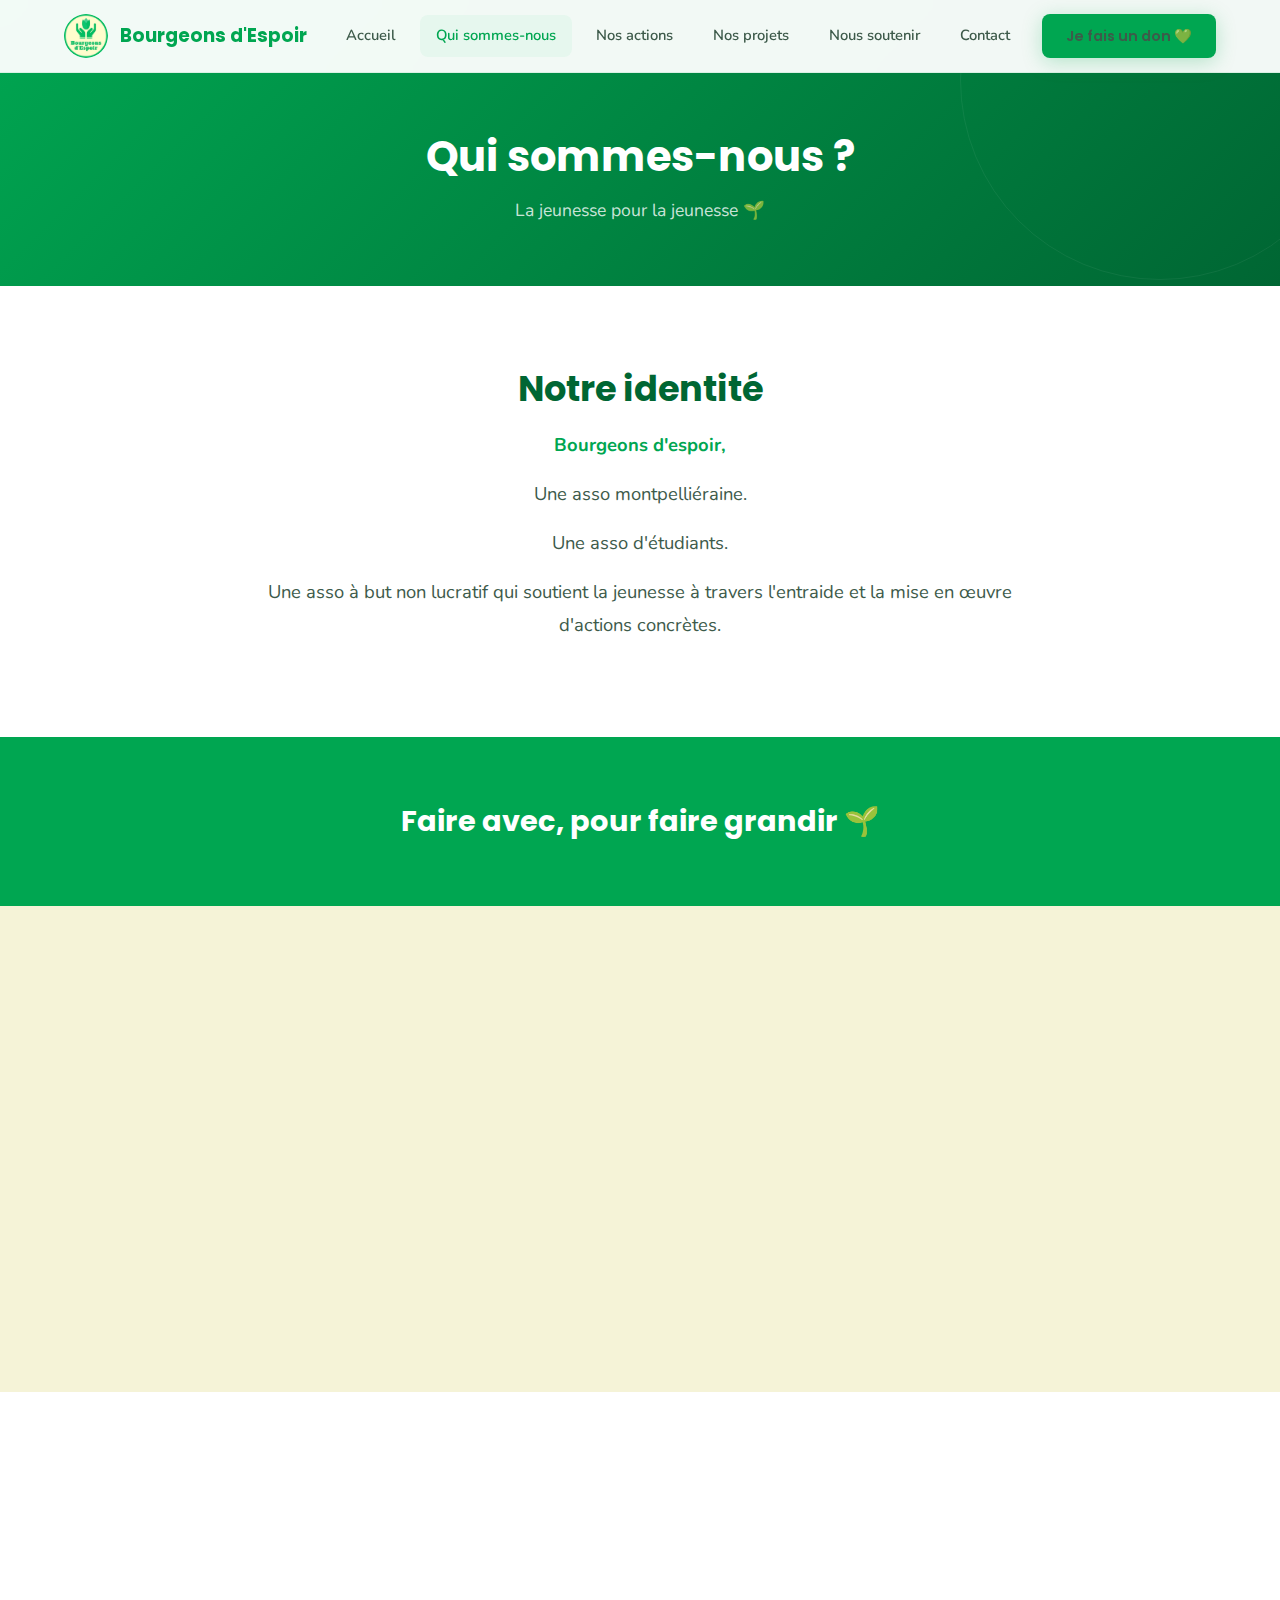
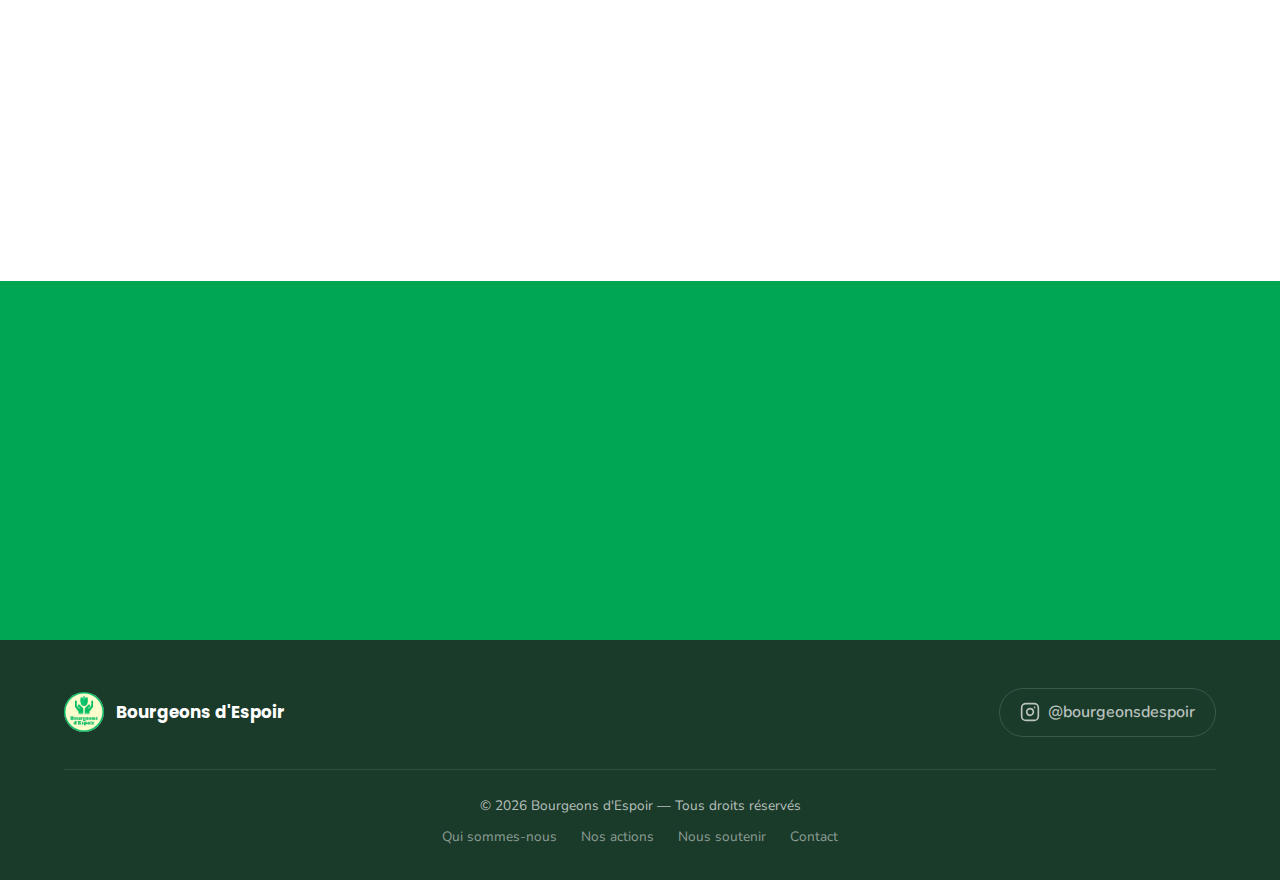
<file: about.html>
<!DOCTYPE html>
<html lang="fr">
<head>
  <meta charset="UTF-8">
  <meta name="viewport" content="width=device-width, initial-scale=1.0">
  <title>Qui sommes-nous — Bourgeons d'Espoir</title>
  <meta name="description" content="Bourgeons d'Espoir : association étudiante à but non lucratif à Montpellier. Solidarité, entraide, actions concrètes.">
  <link rel="stylesheet" href="css/style.css">
  <link rel="icon" href="images/logo.jpg" type="image/jpeg">
</head>
<body>

  <!-- HEADER -->
  <header class="header">
    <div class="container">
      <a href="index.html" class="logo">
        <img src="images/logo.jpg" alt="Logo Bourgeons d'Espoir">
        <span>Bourgeons d'Espoir</span>
      </a>
      <nav class="nav-desktop">
        <a href="index.html">Accueil</a>
        <a href="about.html" class="active">Qui sommes-nous</a>
        <a href="actions.html">Nos actions</a>
        <a href="projects.html">Nos projets</a>
        <a href="support.html">Nous soutenir</a>
        <a href="contact.html">Contact</a>
        <a href="https://www.leetchi.com/fr/c/etudiftar-2026-1492076" target="_blank" rel="noopener" class="btn btn-primary">Je fais un don 💚</a>
      </nav>
      <button class="hamburger" aria-label="Menu">
        <span></span><span></span><span></span>
      </button>
    </div>
  </header>

  <nav class="nav-mobile">
    <a href="index.html">Accueil</a>
    <a href="about.html" class="active">Qui sommes-nous</a>
    <a href="actions.html">Nos actions</a>
    <a href="projects.html">Nos projets</a>
    <a href="support.html">Nous soutenir</a>
    <a href="contact.html">Contact</a>
    <a href="https://www.leetchi.com/fr/c/etudiftar-2026-1492076" target="_blank" rel="noopener" class="btn btn-primary">Je fais un don 💚</a>
  </nav>

  <!-- PAGE HERO -->
  <section class="page-hero">
    <h1>Qui sommes-nous ?</h1>
    <p>La jeunesse pour la jeunesse 🌱</p>
  </section>

  <!-- NOTRE IDENTITÉ -->
  <section class="section">
    <div class="container">
      <h2 class="section-title fade-up">Notre identité</h2>
      <div class="identity-block fade-up">
        <p><span class="highlight">Bourgeons d'espoir,</span></p>
        <p>Une asso montpelliéraine.</p>
        <p>Une asso d'étudiants.</p>
        <p>Une asso à but non lucratif qui soutient la jeunesse à travers l'entraide et la mise en œuvre d'actions concrètes.</p>
      </div>
    </div>
  </section>

  <!-- NOTRE MISSION -->
  <section class="mission-quote fade-up">
    <div class="container">
      Faire avec, pour faire grandir 🌱
    </div>
  </section>

  <!-- DANS QUEL BUT -->
  <section class="section section-beige">
    <div class="container">
      <h2 class="section-title fade-up">Dans quel but ?</h2>
      <div class="cards-grid stagger-children" style="max-width: 800px; margin: 0 auto;">
        <div class="card fade-up">
          <span class="card-icon">🌍</span>
          <h3>Inclusion &amp; développement</h3>
          <p>Favoriser l'inclusion et le bon développement des jeunes</p>
        </div>
        <div class="card fade-up">
          <span class="card-icon">🚀</span>
          <h3>Agir pour l'avenir</h3>
          <p>Permettre aux jeunes d'agir pour construire un avenir plus solidaire</p>
        </div>
      </div>
    </div>
  </section>

  <!-- NOS VALEURS -->
  <section class="section">
    <div class="container">
      <h2 class="section-title fade-up">Nos valeurs</h2>
      <p class="section-subtitle fade-up">Ce qui nous anime au quotidien</p>
      <div class="values-grid stagger-children">
        <div class="value-card fade-up">
          <span class="card-icon">🤝</span>
          <h3>Solidarité</h3>
        </div>
        <div class="value-card fade-up">
          <span class="card-icon">🌱</span>
          <h3>Entraide</h3>
        </div>
        <div class="value-card fade-up">
          <span class="card-icon">💪</span>
          <h3>Action concrète</h3>
        </div>
      </div>
    </div>
  </section>

  <!-- CTA -->
  <section class="section section-green" style="text-align: center;">
    <div class="container">
      <h2 class="section-title fade-up">Envie de nous rejoindre ?</h2>
      <p class="section-subtitle fade-up">Devenez bénévole ou soutenez nos actions</p>
      <div class="fade-up" style="display: flex; flex-wrap: wrap; justify-content: center; gap: 16px;">
        <a href="support.html" class="btn btn-white">Nous soutenir</a>
        <a href="contact.html" class="btn btn-secondary">Nous contacter</a>
      </div>
    </div>
  </section>

  <!-- FOOTER -->
  <footer class="footer">
    <div class="container">
      <div class="footer-content">
        <div class="footer-brand">
          <img src="images/logo.jpg" alt="Logo">
          <span>Bourgeons d'Espoir</span>
        </div>
        <div class="footer-social">
          <a href="https://www.instagram.com/bourgeonsdespoir" target="_blank" rel="noopener">
            <svg viewBox="0 0 24 24" fill="none" stroke="currentColor" stroke-width="2" stroke-linecap="round" stroke-linejoin="round"><rect x="2" y="2" width="20" height="20" rx="5" ry="5"/><path d="M16 11.37A4 4 0 1 1 12.63 8 4 4 0 0 1 16 11.37z"/><line x1="17.5" y1="6.5" x2="17.51" y2="6.5"/></svg>
            @bourgeonsdespoir
          </a>
        </div>
      </div>
      <div class="footer-bottom">
        <p>© 2026 Bourgeons d'Espoir — Tous droits réservés</p>
        <div class="footer-links">
          <a href="about.html">Qui sommes-nous</a>
          <a href="actions.html">Nos actions</a>
          <a href="support.html">Nous soutenir</a>
          <a href="contact.html">Contact</a>
        </div>
      </div>
    </div>
  </footer>

  <script src="js/script.js"></script>
</body>
</html>
</file>
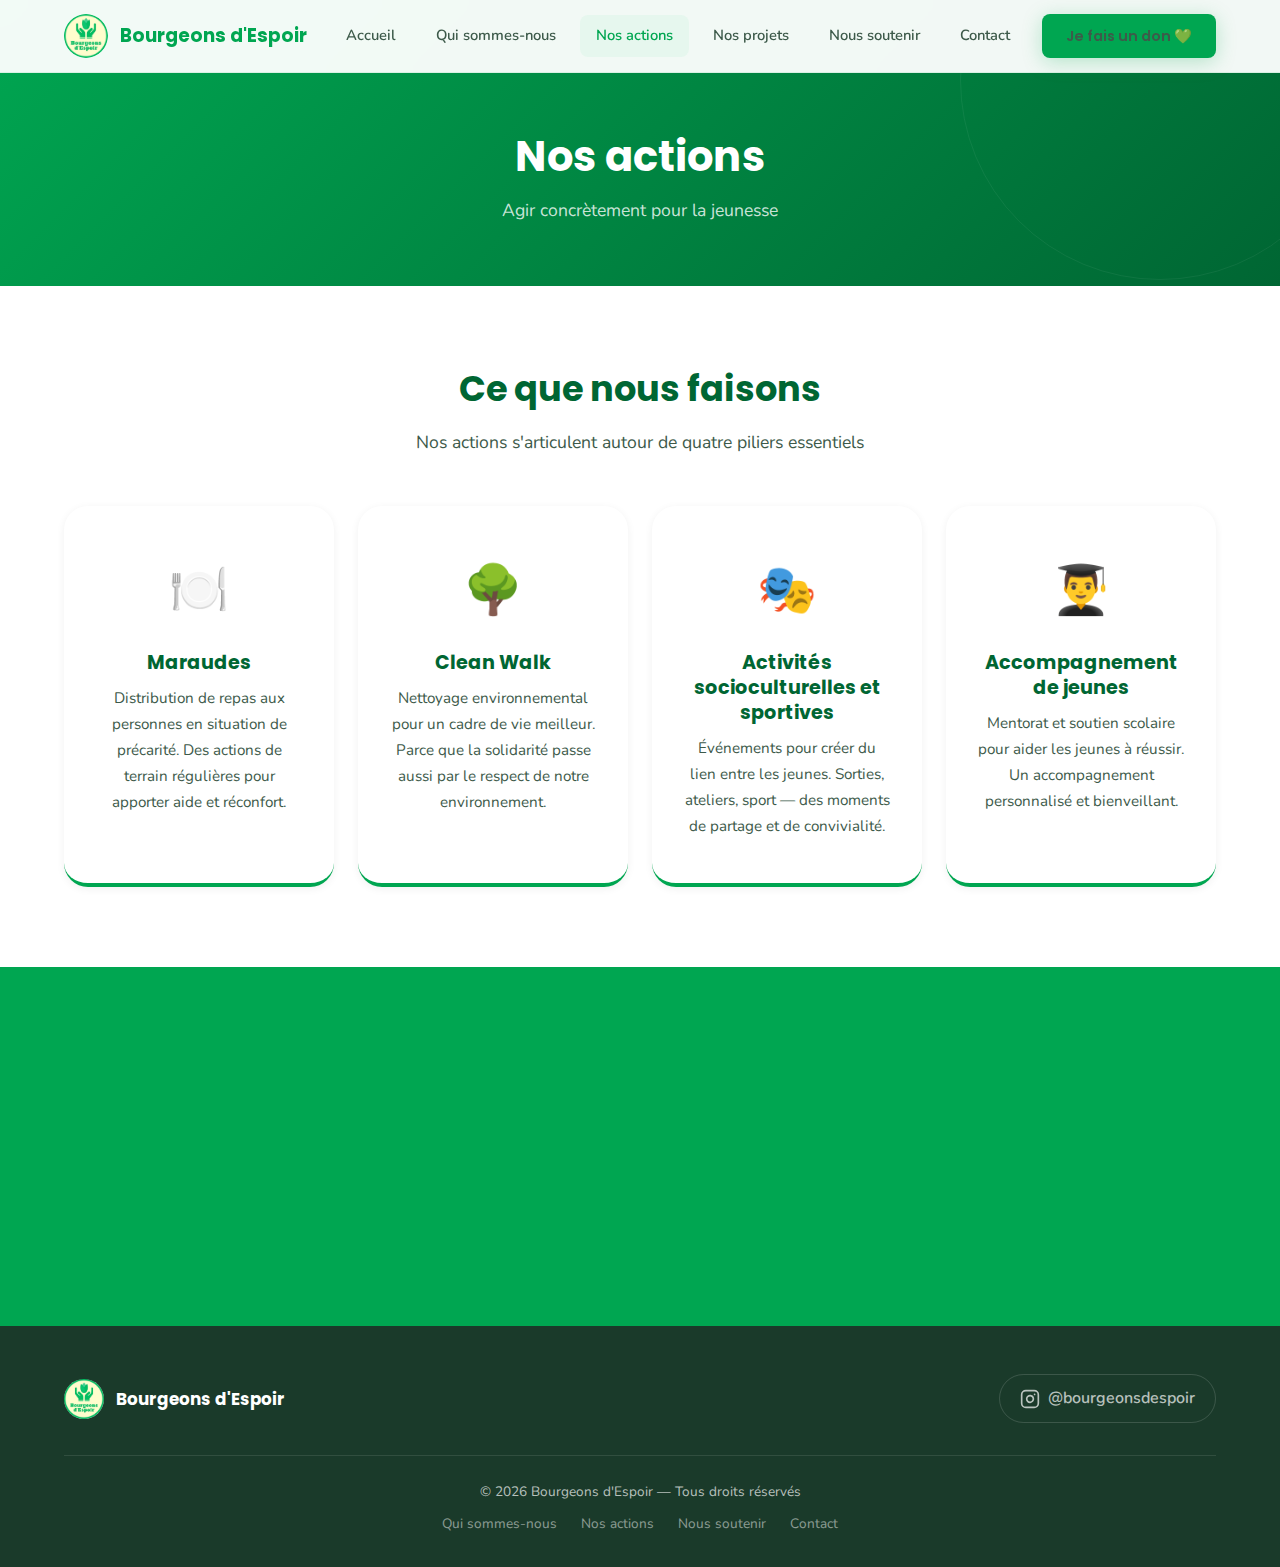
<file: actions.html>
<!DOCTYPE html>
<html lang="fr">
<head>
  <meta charset="UTF-8">
  <meta name="viewport" content="width=device-width, initial-scale=1.0">
  <title>Nos actions — Bourgeons d'Espoir</title>
  <meta name="description" content="Découvrez les actions de Bourgeons d'Espoir : maraudes, clean walk, activités socioculturelles et accompagnement de jeunes.">
  <link rel="stylesheet" href="css/style.css">
  <link rel="icon" href="images/logo.jpg" type="image/jpeg">
</head>
<body>

  <!-- HEADER -->
  <header class="header">
    <div class="container">
      <a href="index.html" class="logo">
        <img src="images/logo.jpg" alt="Logo Bourgeons d'Espoir">
        <span>Bourgeons d'Espoir</span>
      </a>
      <nav class="nav-desktop">
        <a href="index.html">Accueil</a>
        <a href="about.html">Qui sommes-nous</a>
        <a href="actions.html" class="active">Nos actions</a>
        <a href="projects.html">Nos projets</a>
        <a href="support.html">Nous soutenir</a>
        <a href="contact.html">Contact</a>
        <a href="https://www.leetchi.com/fr/c/etudiftar-2026-1492076" target="_blank" rel="noopener" class="btn btn-primary">Je fais un don 💚</a>
      </nav>
      <button class="hamburger" aria-label="Menu">
        <span></span><span></span><span></span>
      </button>
    </div>
  </header>

  <nav class="nav-mobile">
    <a href="index.html">Accueil</a>
    <a href="about.html">Qui sommes-nous</a>
    <a href="actions.html" class="active">Nos actions</a>
    <a href="projects.html">Nos projets</a>
    <a href="support.html">Nous soutenir</a>
    <a href="contact.html">Contact</a>
    <a href="https://www.leetchi.com/fr/c/etudiftar-2026-1492076" target="_blank" rel="noopener" class="btn btn-primary">Je fais un don 💚</a>
  </nav>

  <!-- PAGE HERO -->
  <section class="page-hero">
    <h1>Nos actions</h1>
    <p>Agir concrètement pour la jeunesse</p>
  </section>

  <!-- ACTIONS -->
  <section class="section">
    <div class="container">
      <h2 class="section-title fade-up">Ce que nous faisons</h2>
      <p class="section-subtitle fade-up">Nos actions s'articulent autour de quatre piliers essentiels</p>
      <div class="actions-grid stagger-children">
        <div class="action-card fade-up">
          <span class="card-icon">🍽️</span>
          <h3>Maraudes</h3>
          <p>Distribution de repas aux personnes en situation de précarité. Des actions de terrain régulières pour apporter aide et réconfort.</p>
        </div>
        <div class="action-card fade-up">
          <span class="card-icon">🌳</span>
          <h3>Clean Walk</h3>
          <p>Nettoyage environnemental pour un cadre de vie meilleur. Parce que la solidarité passe aussi par le respect de notre environnement.</p>
        </div>
        <div class="action-card fade-up">
          <span class="card-icon">🎭</span>
          <h3>Activités socioculturelles et sportives</h3>
          <p>Événements pour créer du lien entre les jeunes. Sorties, ateliers, sport — des moments de partage et de convivialité.</p>
        </div>
        <div class="action-card fade-up">
          <span class="card-icon">👨‍🎓</span>
          <h3>Accompagnement de jeunes</h3>
          <p>Mentorat et soutien scolaire pour aider les jeunes à réussir. Un accompagnement personnalisé et bienveillant.</p>
        </div>
      </div>
    </div>
  </section>

  <!-- CTA -->
  <section class="section section-green" style="text-align: center;">
    <div class="container">
      <h2 class="section-title fade-up">Rejoignez-nous sur le terrain !</h2>
      <p class="section-subtitle fade-up">Participez à nos prochaines actions en tant que bénévole</p>
      <div class="fade-up" style="display: flex; flex-wrap: wrap; justify-content: center; gap: 16px;">
        <a href="contact.html" class="btn btn-white">Devenir bénévole</a>
        <a href="https://www.instagram.com/bourgeonsdespoir" target="_blank" rel="noopener" class="btn btn-secondary">Suivez-nous sur Instagram</a>
      </div>
    </div>
  </section>

  <!-- FOOTER -->
  <footer class="footer">
    <div class="container">
      <div class="footer-content">
        <div class="footer-brand">
          <img src="images/logo.jpg" alt="Logo">
          <span>Bourgeons d'Espoir</span>
        </div>
        <div class="footer-social">
          <a href="https://www.instagram.com/bourgeonsdespoir" target="_blank" rel="noopener">
            <svg viewBox="0 0 24 24" fill="none" stroke="currentColor" stroke-width="2" stroke-linecap="round" stroke-linejoin="round"><rect x="2" y="2" width="20" height="20" rx="5" ry="5"/><path d="M16 11.37A4 4 0 1 1 12.63 8 4 4 0 0 1 16 11.37z"/><line x1="17.5" y1="6.5" x2="17.51" y2="6.5"/></svg>
            @bourgeonsdespoir
          </a>
        </div>
      </div>
      <div class="footer-bottom">
        <p>© 2026 Bourgeons d'Espoir — Tous droits réservés</p>
        <div class="footer-links">
          <a href="about.html">Qui sommes-nous</a>
          <a href="actions.html">Nos actions</a>
          <a href="support.html">Nous soutenir</a>
          <a href="contact.html">Contact</a>
        </div>
      </div>
    </div>
  </footer>

  <script src="js/script.js"></script>
</body>
</html>
</file>
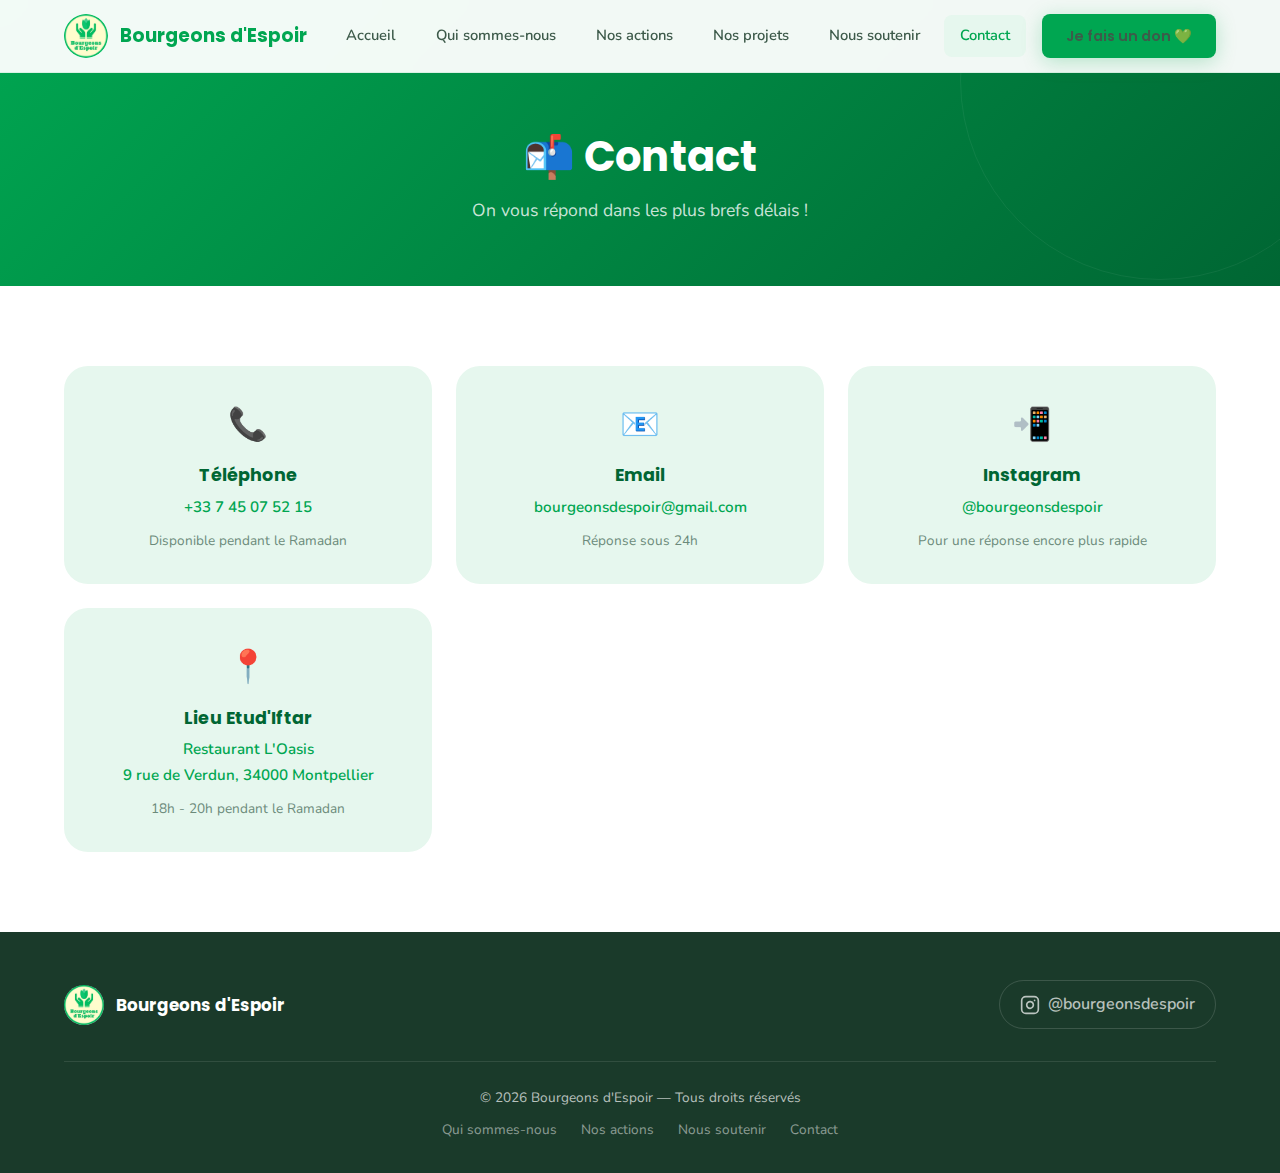
<file: contact.html>
<!DOCTYPE html>
<html lang="fr">
<head>
  <meta charset="UTF-8">
  <meta name="viewport" content="width=device-width, initial-scale=1.0">
  <title>Contact — Bourgeons d'Espoir</title>
  <meta name="description" content="Contactez Bourgeons d'Espoir. Association étudiante à Montpellier.">
  <link rel="stylesheet" href="css/style.css">
  <link rel="icon" href="images/logo.jpg" type="image/jpeg">
</head>
<body>

  <header class="header">
    <div class="container">
      <a href="index.html" class="logo">
        <img src="images/logo.jpg" alt="Logo Bourgeons d'Espoir">
        <span>Bourgeons d'Espoir</span>
      </a>
      <nav class="nav-desktop">
        <a href="index.html">Accueil</a>
        <a href="about.html">Qui sommes-nous</a>
        <a href="actions.html">Nos actions</a>
        <a href="projects.html">Nos projets</a>
        <a href="support.html">Nous soutenir</a>
        <a href="contact.html" class="active">Contact</a>
        <a href="https://www.leetchi.com/fr/c/etudiftar-2026-1492076" target="_blank" rel="noopener" class="btn btn-primary">Je fais un don 💚</a>
      </nav>
      <button class="hamburger" aria-label="Menu">
        <span></span><span></span><span></span>
      </button>
    </div>
  </header>

  <nav class="nav-mobile">
    <a href="index.html">Accueil</a>
    <a href="about.html">Qui sommes-nous</a>
    <a href="actions.html">Nos actions</a>
    <a href="projects.html">Nos projets</a>
    <a href="support.html">Nous soutenir</a>
    <a href="contact.html" class="active">Contact</a>
    <a href="https://www.leetchi.com/fr/c/etudiftar-2026-1492076" target="_blank" rel="noopener" class="btn btn-primary">Je fais un don 💚</a>
  </nav>

  <section class="page-hero">
    <h1>📬 Contact</h1>
    <p>On vous répond dans les plus brefs délais !</p>
  </section>

  <section class="section">
    <div class="container">
      <div class="cards-grid stagger-children">
        <div class="contact-info-card contact-info-card-big fade-up">
          <span class="card-icon">📞</span>
          <h3>Téléphone</h3>
          <p><a href="tel:+33745075215">+33 7 45 07 52 15</a></p>
          <p style="font-size:0.85rem; color: var(--text-light); margin-top:8px;">Disponible pendant le Ramadan</p>
        </div>

        <div class="contact-info-card contact-info-card-big fade-up">
          <span class="card-icon">📧</span>
          <h3>Email</h3>
          <p><a href="mailto:bourgeonsdespoir@gmail.com">bourgeonsdespoir@gmail.com</a></p>
          <p style="font-size:0.85rem; color: var(--text-light); margin-top:8px;">Réponse sous 24h</p>
        </div>

        <div class="contact-info-card contact-info-card-big fade-up">
          <span class="card-icon">📲</span>
          <h3>Instagram</h3>
          <p><a href="https://www.instagram.com/bourgeonsdespoir" target="_blank" rel="noopener">@bourgeonsdespoir</a></p>
          <p style="font-size:0.85rem; color: var(--text-light); margin-top:8px;">Pour une réponse encore plus rapide</p>
        </div>

        <div class="contact-info-card contact-info-card-big fade-up">
          <span class="card-icon">📍</span>
          <h3>Lieu Etud'Iftar</h3>
          <p>
            <a href="https://maps.google.com/?q=Restaurant+L+Oasis+9+rue+de+Verdun+34000+Montpellier" target="_blank" rel="noopener">
              Restaurant L'Oasis<br>9 rue de Verdun, 34000 Montpellier
            </a>
          </p>
          <p style="font-size:0.85rem; color: var(--text-light); margin-top:8px;">18h - 20h pendant le Ramadan</p>
        </div>

      </div>
    </div>
  </section>

  <!-- FOOTER -->
  <footer class="footer">
    <div class="container">
      <div class="footer-content">
        <div class="footer-brand">
          <img src="images/logo.jpg" alt="Logo">
          <span>Bourgeons d'Espoir</span>
        </div>
        <div class="footer-social">
          <a href="https://www.instagram.com/bourgeonsdespoir" target="_blank" rel="noopener">
            <svg viewBox="0 0 24 24" fill="none" stroke="currentColor" stroke-width="2" stroke-linecap="round" stroke-linejoin="round"><rect x="2" y="2" width="20" height="20" rx="5" ry="5"/><path d="M16 11.37A4 4 0 1 1 12.63 8 4 4 0 0 1 16 11.37z"/><line x1="17.5" y1="6.5" x2="17.51" y2="6.5"/></svg>
            @bourgeonsdespoir
          </a>
        </div>
      </div>
      <div class="footer-bottom">
        <p>© 2026 Bourgeons d'Espoir — Tous droits réservés</p>
        <div class="footer-links">
          <a href="about.html">Qui sommes-nous</a>
          <a href="actions.html">Nos actions</a>
          <a href="support.html">Nous soutenir</a>
          <a href="contact.html">Contact</a>
        </div>
      </div>
    </div>
  </footer>

  <script src="js/script.js"></script>
</body>
</html>
</file>
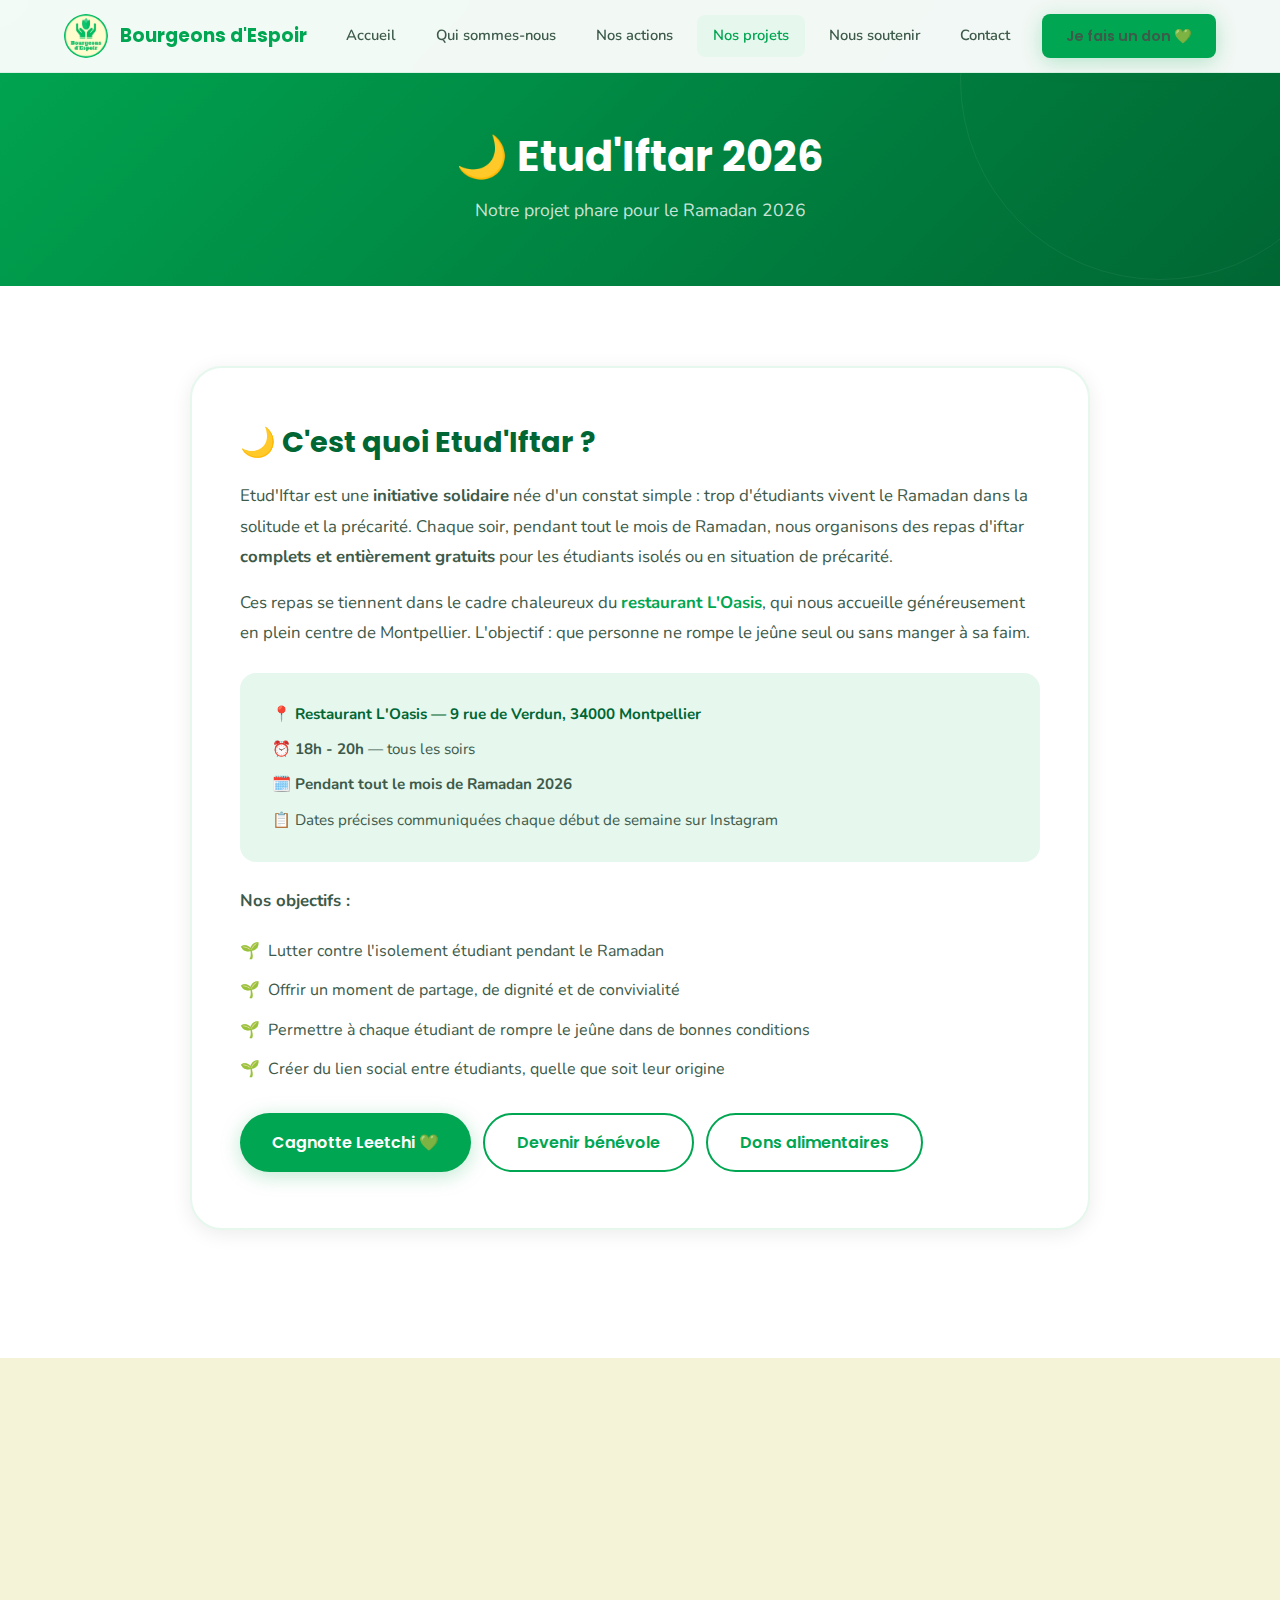
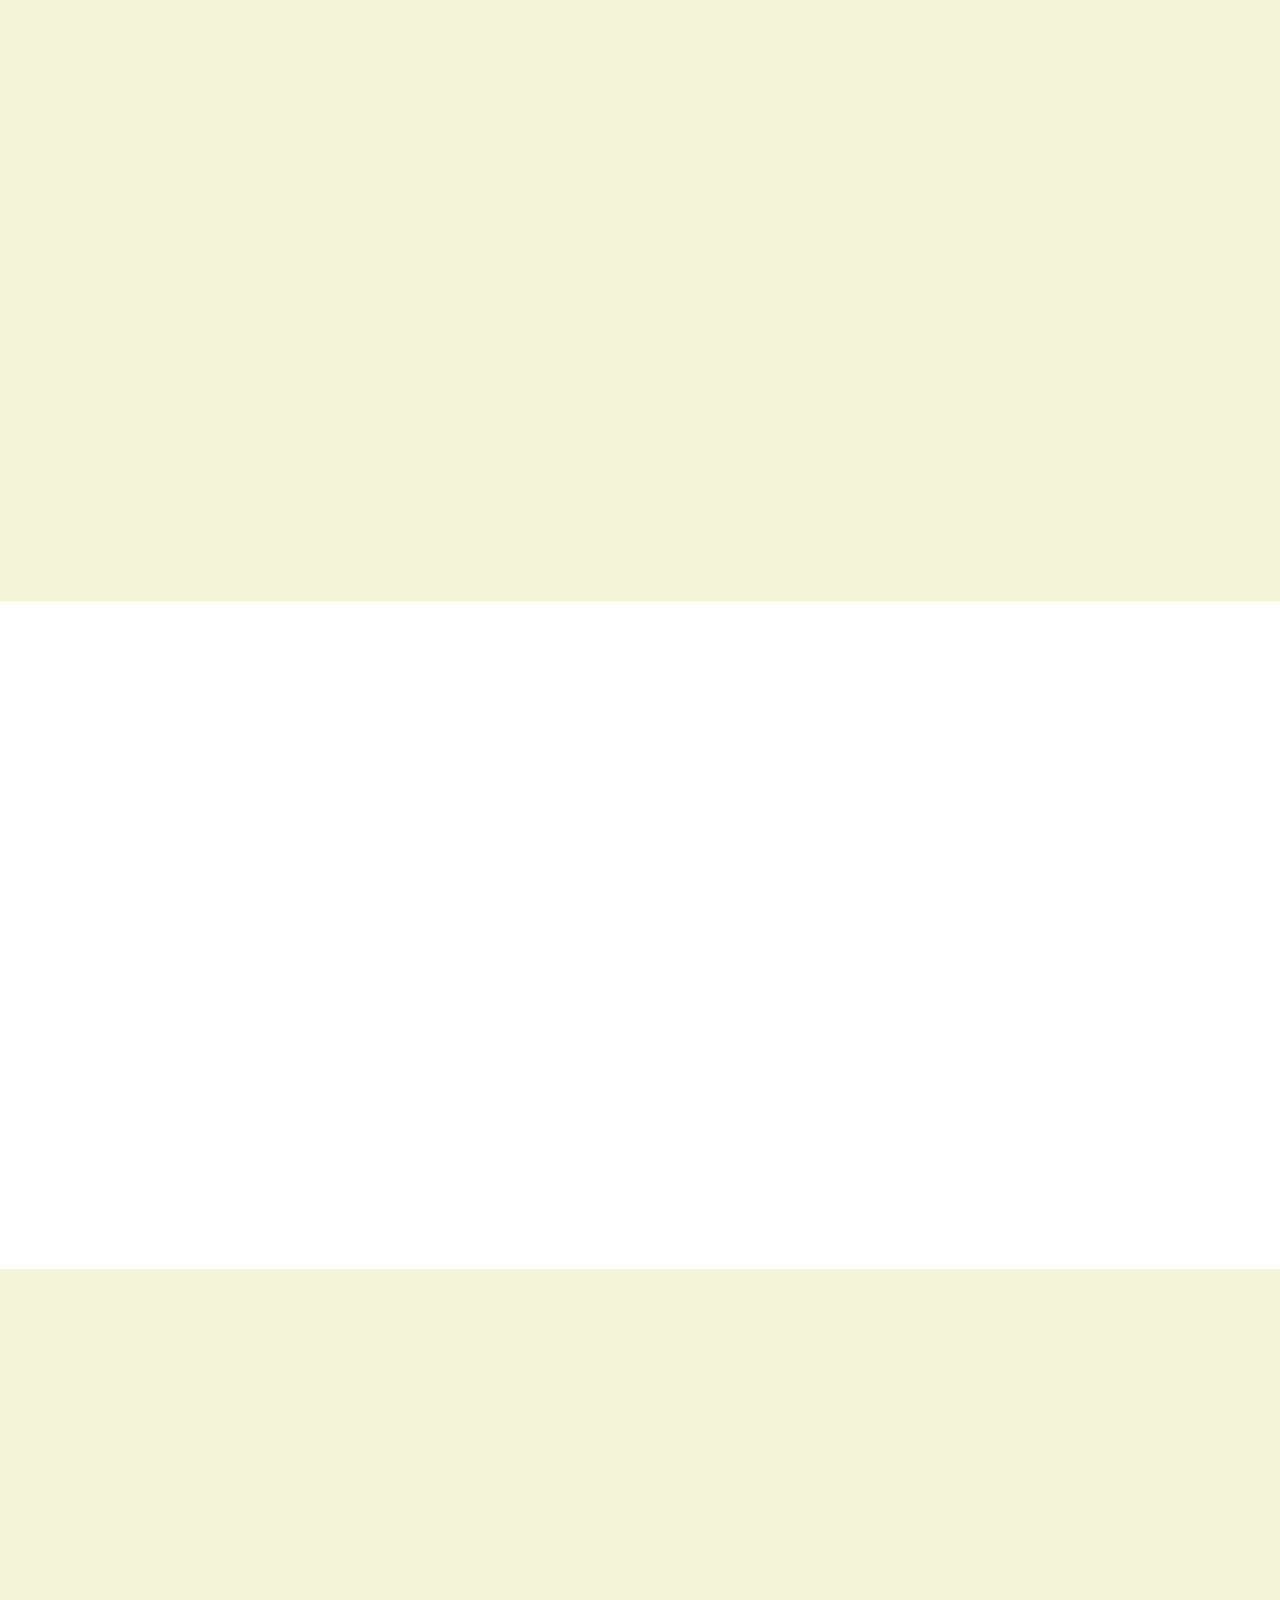
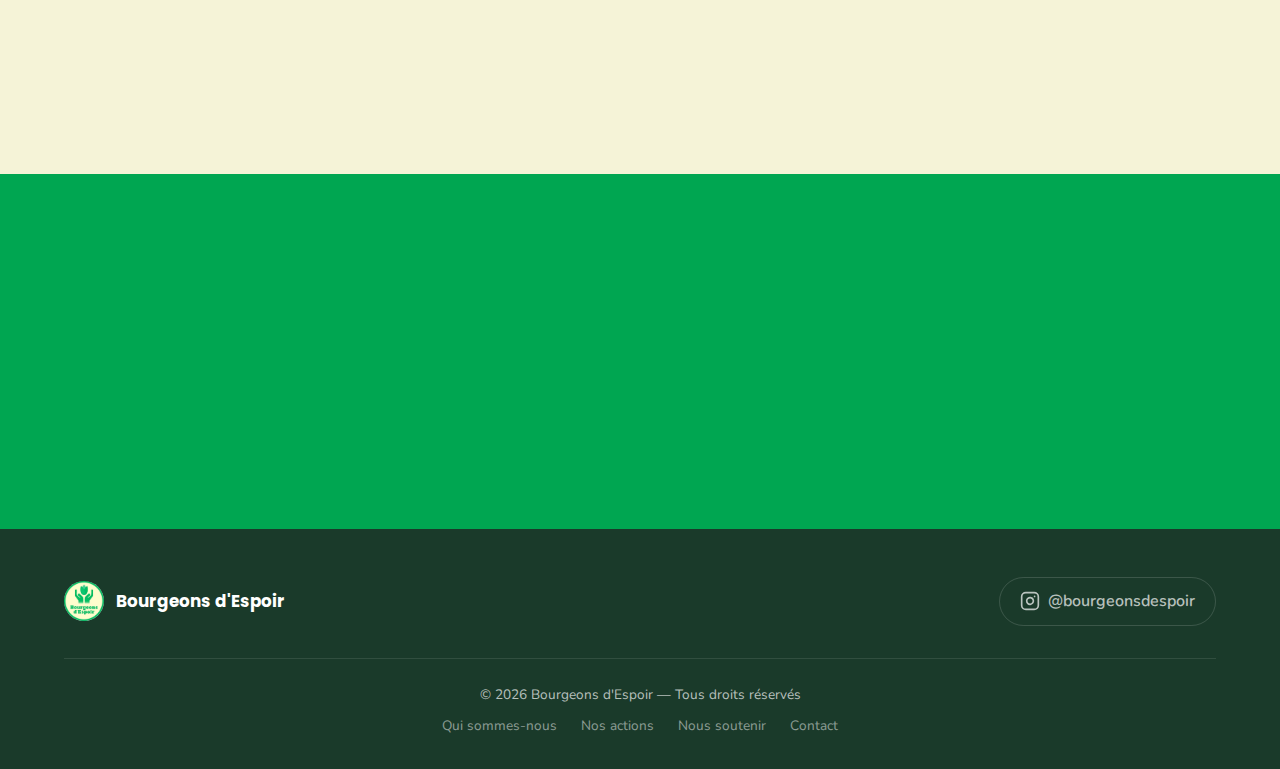
<file: projects.html>
<!DOCTYPE html>
<html lang="fr">
<head>
  <meta charset="UTF-8">
  <meta name="viewport" content="width=device-width, initial-scale=1.0">
  <title>Nos projets — Bourgeons d'Espoir</title>
  <meta name="description" content="Découvrez les projets de Bourgeons d'Espoir : Etud'Iftar 2026 et la lutte contre la précarité étudiante.">
  <link rel="stylesheet" href="css/style.css">
  <link rel="icon" href="images/logo.jpg" type="image/jpeg">
</head>
<body>

  <header class="header">
    <div class="container">
      <a href="index.html" class="logo">
        <img src="images/logo.jpg" alt="Logo Bourgeons d'Espoir">
        <span>Bourgeons d'Espoir</span>
      </a>
      <nav class="nav-desktop">
        <a href="index.html">Accueil</a>
        <a href="about.html">Qui sommes-nous</a>
        <a href="actions.html">Nos actions</a>
        <a href="projects.html" class="active">Nos projets</a>
        <a href="support.html">Nous soutenir</a>
        <a href="contact.html">Contact</a>
        <a href="https://www.leetchi.com/fr/c/etudiftar-2026-1492076" target="_blank" rel="noopener" class="btn btn-primary">Je fais un don 💚</a>
      </nav>
      <button class="hamburger" aria-label="Menu">
        <span></span><span></span><span></span>
      </button>
    </div>
  </header>

  <nav class="nav-mobile">
    <a href="index.html">Accueil</a>
    <a href="about.html">Qui sommes-nous</a>
    <a href="actions.html">Nos actions</a>
    <a href="projects.html" class="active">Nos projets</a>
    <a href="support.html">Nous soutenir</a>
    <a href="contact.html">Contact</a>
    <a href="https://www.leetchi.com/fr/c/etudiftar-2026-1492076" target="_blank" rel="noopener" class="btn btn-primary">Je fais un don 💚</a>
  </nav>

  <section class="page-hero">
    <h1>🌙 Etud'Iftar 2026</h1>
    <p>Notre projet phare pour le Ramadan 2026</p>
  </section>

  <!-- C'EST QUOI ETUD'IFTAR -->
  <section class="section">
    <div class="container">
      <div class="project-featured fade-up">
        <h3>🌙 C'est quoi Etud'Iftar ?</h3>
        <p>Etud'Iftar est une <strong>initiative solidaire</strong> née d'un constat simple : trop d'étudiants vivent le Ramadan dans la solitude et la précarité. Chaque soir, pendant tout le mois de Ramadan, nous organisons des repas d'iftar <strong>complets et entièrement gratuits</strong> pour les étudiants isolés ou en situation de précarité.</p>
        <p>Ces repas se tiennent dans le cadre chaleureux du <a href="https://maps.google.com/?q=Restaurant+L+Oasis+9+rue+de+Verdun+34000+Montpellier" target="_blank" rel="noopener" style="color:var(--green);font-weight:700;">restaurant L'Oasis</a>, qui nous accueille généreusement en plein centre de Montpellier. L'objectif : que personne ne rompe le jeûne seul ou sans manger à sa faim.</p>

        <div class="project-details">
          <p>📍 <strong><a href="https://maps.google.com/?q=Restaurant+L+Oasis+9+rue+de+Verdun+34000+Montpellier" target="_blank" rel="noopener" style="color:var(--green-deeper);">Restaurant L'Oasis — 9 rue de Verdun, 34000 Montpellier</a></strong></p>
          <p>⏰ <strong>18h - 20h</strong> — tous les soirs</p>
          <p>🗓️ <strong>Pendant tout le mois de Ramadan 2026</strong></p>
          <p>📋 Dates précises communiquées chaque début de semaine sur Instagram</p>
        </div>

        <p><strong>Nos objectifs :</strong></p>
        <ul>
          <li>Lutter contre l'isolement étudiant pendant le Ramadan</li>
          <li>Offrir un moment de partage, de dignité et de convivialité</li>
          <li>Permettre à chaque étudiant de rompre le jeûne dans de bonnes conditions</li>
          <li>Créer du lien social entre étudiants, quelle que soit leur origine</li>
        </ul>

        <div class="project-buttons">
          <a href="https://www.leetchi.com/fr/c/etudiftar-2026-1492076" target="_blank" rel="noopener" class="btn btn-primary">Cagnotte Leetchi 💚</a>
          <a href="contact.html" class="btn btn-outline">Devenir bénévole</a>
          <a href="https://www.instagram.com/bourgeonsdespoir" target="_blank" rel="noopener" class="btn btn-outline">Dons alimentaires</a>
        </div>
      </div>
    </div>
  </section>

  <!-- PRECARITE ETUDIANTE - DONNEES -->
  <section class="section section-beige">
    <div class="container">
      <h2 class="section-title fade-up">La précarité étudiante en chiffres</h2>
      <p class="section-subtitle fade-up">Comprendre pourquoi Etud'Iftar est nécessaire</p>

      <div class="stats-grid stagger-children">
        <div class="stat-card fade-up">
          <div class="stat-number">46%</div>
          <p class="stat-text">des étudiants font face à des difficultés financières au quotidien (OVE, 2023)</p>
        </div>
        <div class="stat-card fade-up">
          <div class="stat-number">1 sur 5</div>
          <p class="stat-text">a déjà sauté un repas faute de moyens au cours de l'année universitaire (FAGE)</p>
        </div>
        <div class="stat-card fade-up">
          <div class="stat-number">20%</div>
          <p class="stat-text">des étudiants sont en situation d'insécurité alimentaire sévère (Rapport IFOP 2022)</p>
        </div>
        <div class="stat-card fade-up">
          <div class="stat-number">38%</div>
          <p class="stat-text">ont réduit leurs dépenses alimentaires pour payer leur loyer (Observatoire des inégalités)</p>
        </div>
        <div class="stat-card fade-up">
          <div class="stat-number">1 sur 3</div>
          <p class="stat-text">des étudiants se sent seul ou isolé, aggravant leur situation de précarité</p>
        </div>
        <div class="stat-card fade-up">
          <div class="stat-number">+40%</div>
          <p class="stat-text">d'augmentation du recours aux aides alimentaires étudiantes depuis 2020 (CROUS)</p>
        </div>
      </div>
      <p class="stats-source fade-up">Sources : OVE (Observatoire de la Vie Étudiante), IFOP, FAGE, Observatoire des inégalités, CROUS, INSEE 2024</p>
    </div>
  </section>

  <!-- RAMADAN ET PRECARITE -->
  <section class="section">
    <div class="container">
      <h2 class="section-title fade-up">Le Ramadan amplifie les inégalités</h2>
      <div class="info-box fade-up">
        <p>Pour les étudiants musulmans en situation de précarité, le Ramadan représente un défi supplémentaire. Rompre le jeûne avec un repas nutritif et chaud est une nécessité physique — mais aussi un <strong>moment culturel, spirituel et social</strong> fondamental.</p>
        <br>
        <p>Sans ressources suffisantes, certains étudiants rompent le jeûne avec un simple verre d'eau ou des biscuits. D'autres mangent seuls, loin de leur famille. Etud'Iftar est là pour changer cela : offrir un <strong>repas complet, de la chaleur humaine et un espace de partage</strong>, gratuitement, chaque soir.</p>
        <br>
        <p>En 2025, notre première édition a rassemblé plus de <strong>200 étudiants</strong> sur l'ensemble du mois. En 2026, nous voulons faire encore mieux — avec votre aide.</p>
      </div>
    </div>
  </section>

  <!-- PROJETS A VENIR -->
  <section class="section section-beige">
    <div class="container">
      <h2 class="section-title fade-up">Projets à venir</h2>
      <p class="section-subtitle fade-up">Restez connectés pour plus de détails</p>
      <div class="upcoming-projects stagger-children">
        <div class="upcoming-card fade-up">
          <span class="card-icon">🤫</span>
          <h3>La Voix du Silence</h3>
          <p>Bientôt...</p>
        </div>
        <div class="upcoming-card fade-up">
          <span class="card-icon">🩸</span>
          <h3>Sang pour Cent</h3>
          <p>Bientôt...</p>
        </div>
        <div class="upcoming-card fade-up">
          <span class="card-icon">✈️</span>
          <h3>Projet Humanitaire</h3>
          <p>Bientôt...</p>
        </div>
      </div>
    </div>
  </section>

  <!-- CTA -->
  <section class="section section-green" style="text-align: center;">
    <div class="container">
      <h2 class="section-title fade-up">Soutenez nos projets</h2>
      <p class="section-subtitle fade-up">Chaque geste compte pour faire grandir nos actions</p>
      <div class="fade-up">
        <a href="support.html" class="btn btn-white">Nous soutenir</a>
      </div>
    </div>
  </section>

  <!-- FOOTER -->
  <footer class="footer">
    <div class="container">
      <div class="footer-content">
        <div class="footer-brand">
          <img src="images/logo.jpg" alt="Logo">
          <span>Bourgeons d'Espoir</span>
        </div>
        <div class="footer-social">
          <a href="https://www.instagram.com/bourgeonsdespoir" target="_blank" rel="noopener">
            <svg viewBox="0 0 24 24" fill="none" stroke="currentColor" stroke-width="2" stroke-linecap="round" stroke-linejoin="round"><rect x="2" y="2" width="20" height="20" rx="5" ry="5"/><path d="M16 11.37A4 4 0 1 1 12.63 8 4 4 0 0 1 16 11.37z"/><line x1="17.5" y1="6.5" x2="17.51" y2="6.5"/></svg>
            @bourgeonsdespoir
          </a>
        </div>
      </div>
      <div class="footer-bottom">
        <p>© 2026 Bourgeons d'Espoir — Tous droits réservés</p>
        <div class="footer-links">
          <a href="about.html">Qui sommes-nous</a>
          <a href="actions.html">Nos actions</a>
          <a href="support.html">Nous soutenir</a>
          <a href="contact.html">Contact</a>
        </div>
      </div>
    </div>
  </footer>

  <script src="js/script.js"></script>
</body>
</html>
</file>
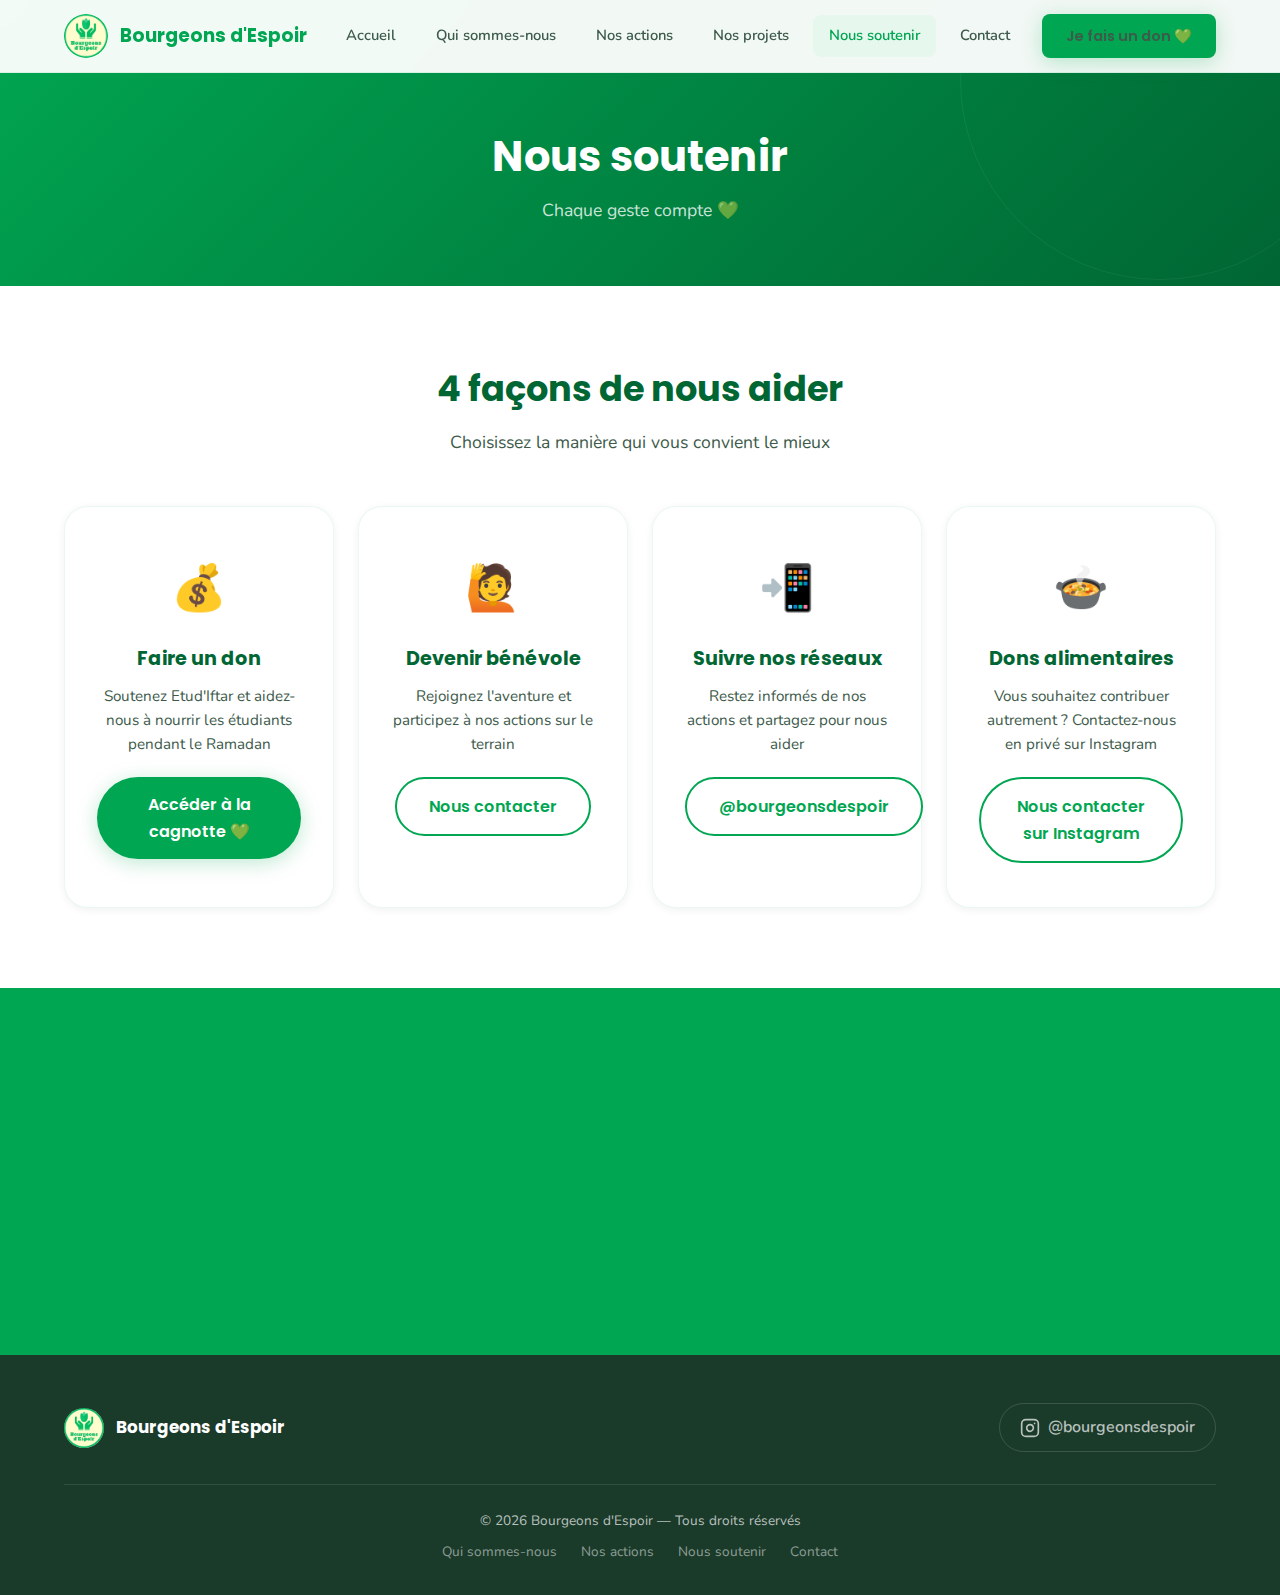
<file: support.html>
<!DOCTYPE html>
<html lang="fr">
<head>
  <meta charset="UTF-8">
  <meta name="viewport" content="width=device-width, initial-scale=1.0">
  <title>Nous soutenir — Bourgeons d'Espoir</title>
  <meta name="description" content="Soutenez Bourgeons d'Espoir : faire un don, devenir bénévole, partager nos actions, dons alimentaires.">
  <link rel="stylesheet" href="css/style.css">
  <link rel="icon" href="images/logo.jpg" type="image/jpeg">
</head>
<body>

  <!-- HEADER -->
  <header class="header">
    <div class="container">
      <a href="index.html" class="logo">
        <img src="images/logo.jpg" alt="Logo Bourgeons d'Espoir">
        <span>Bourgeons d'Espoir</span>
      </a>
      <nav class="nav-desktop">
        <a href="index.html">Accueil</a>
        <a href="about.html">Qui sommes-nous</a>
        <a href="actions.html">Nos actions</a>
        <a href="projects.html">Nos projets</a>
        <a href="support.html" class="active">Nous soutenir</a>
        <a href="contact.html">Contact</a>
        <a href="https://www.leetchi.com/fr/c/etudiftar-2026-1492076" target="_blank" rel="noopener" class="btn btn-primary">Je fais un don 💚</a>
      </nav>
      <button class="hamburger" aria-label="Menu">
        <span></span><span></span><span></span>
      </button>
    </div>
  </header>

  <nav class="nav-mobile">
    <a href="index.html">Accueil</a>
    <a href="about.html">Qui sommes-nous</a>
    <a href="actions.html">Nos actions</a>
    <a href="projects.html">Nos projets</a>
    <a href="support.html" class="active">Nous soutenir</a>
    <a href="contact.html">Contact</a>
    <a href="https://www.leetchi.com/fr/c/etudiftar-2026-1492076" target="_blank" rel="noopener" class="btn btn-primary">Je fais un don 💚</a>
  </nav>

  <!-- PAGE HERO -->
  <section class="page-hero">
    <h1>Nous soutenir</h1>
    <p>Chaque geste compte 💚</p>
  </section>

  <!-- SUPPORT OPTIONS -->
  <section class="section">
    <div class="container">
      <h2 class="section-title fade-up">4 façons de nous aider</h2>
      <p class="section-subtitle fade-up">Choisissez la manière qui vous convient le mieux</p>
      <div class="support-grid stagger-children">
        <div class="support-card fade-up">
          <span class="card-icon">💰</span>
          <h3>Faire un don</h3>
          <p>Soutenez Etud'Iftar et aidez-nous à nourrir les étudiants pendant le Ramadan</p>
          <a href="https://www.leetchi.com/fr/c/etudiftar-2026-1492076" target="_blank" rel="noopener" class="btn btn-primary">Accéder à la cagnotte 💚</a>
        </div>
        <div class="support-card fade-up">
          <span class="card-icon">🙋</span>
          <h3>Devenir bénévole</h3>
          <p>Rejoignez l'aventure et participez à nos actions sur le terrain</p>
          <a href="contact.html" class="btn btn-outline">Nous contacter</a>
        </div>
        <div class="support-card fade-up">
          <span class="card-icon">📲</span>
          <h3>Suivre nos réseaux</h3>
          <p>Restez informés de nos actions et partagez pour nous aider</p>
          <a href="https://www.instagram.com/bourgeonsdespoir" target="_blank" rel="noopener" class="btn btn-outline">@bourgeonsdespoir</a>
        </div>
        <div class="support-card fade-up">
          <span class="card-icon">🍲</span>
          <h3>Dons alimentaires</h3>
          <p>Vous souhaitez contribuer autrement ? Contactez-nous en privé sur Instagram</p>
          <a href="https://www.instagram.com/bourgeonsdespoir" target="_blank" rel="noopener" class="btn btn-outline">Nous contacter sur Instagram</a>
        </div>
      </div>
    </div>
  </section>

  <!-- BIG CTA -->
  <section class="section section-green" style="text-align: center;">
    <div class="container">
      <h2 class="section-title fade-up">Ensemble, faisons grandir l'espoir 🌱</h2>
      <p class="section-subtitle fade-up">Votre soutien change concrètement la vie des étudiants</p>
      <div class="fade-up">
        <a href="https://www.leetchi.com/fr/c/etudiftar-2026-1492076" target="_blank" rel="noopener" class="btn btn-white btn-xl">JE FAIS UN DON 💚</a>
      </div>
    </div>
  </section>

  <!-- FOOTER -->
  <footer class="footer">
    <div class="container">
      <div class="footer-content">
        <div class="footer-brand">
          <img src="images/logo.jpg" alt="Logo">
          <span>Bourgeons d'Espoir</span>
        </div>
        <div class="footer-social">
          <a href="https://www.instagram.com/bourgeonsdespoir" target="_blank" rel="noopener">
            <svg viewBox="0 0 24 24" fill="none" stroke="currentColor" stroke-width="2" stroke-linecap="round" stroke-linejoin="round"><rect x="2" y="2" width="20" height="20" rx="5" ry="5"/><path d="M16 11.37A4 4 0 1 1 12.63 8 4 4 0 0 1 16 11.37z"/><line x1="17.5" y1="6.5" x2="17.51" y2="6.5"/></svg>
            @bourgeonsdespoir
          </a>
        </div>
      </div>
      <div class="footer-bottom">
        <p>© 2026 Bourgeons d'Espoir — Tous droits réservés</p>
        <div class="footer-links">
          <a href="about.html">Qui sommes-nous</a>
          <a href="actions.html">Nos actions</a>
          <a href="support.html">Nous soutenir</a>
          <a href="contact.html">Contact</a>
        </div>
      </div>
    </div>
  </footer>

  <script src="js/script.js"></script>
</body>
</html>
</file>
<file: css/style.css>
/* ============================================
   BOURGEONS D'ESPOIR - Stylesheet
   Charte: Vert #00A651 | Beige #F5F3D7
   ============================================ */

@import url('https://fonts.googleapis.com/css2?family=Nunito:wght@400;600;700;800;900&family=Poppins:wght@300;400;500;600;700;800&display=swap');

/* --- CSS Variables --- */
:root {
  --green: #00A651;
  --green-dark: #008a44;
  --green-deeper: #006633;
  --green-light: #e6f7ee;
  --beige: #F5F3D7;
  --beige-dark: #e8e5b8;
  --white: #ffffff;
  --text-dark: #1a3a2a;
  --text-medium: #3d5a4a;
  --text-light: #6b8a7a;
  --shadow-sm: 0 2px 8px rgba(0,0,0,0.06);
  --shadow-md: 0 4px 20px rgba(0,0,0,0.08);
  --shadow-lg: 0 8px 40px rgba(0,0,0,0.12);
  --shadow-green: 0 4px 20px rgba(0,166,81,0.25);
  --radius-sm: 12px;
  --radius-md: 16px;
  --radius-lg: 24px;
  --radius-xl: 32px;
  --transition: 0.3s cubic-bezier(0.4, 0, 0.2, 1);
}

/* --- Reset & Base --- */
*, *::before, *::after {
  margin: 0;
  padding: 0;
  box-sizing: border-box;
}

html {
  scroll-behavior: smooth;
  font-size: 16px;
}

body {
  font-family: 'Nunito', sans-serif;
  color: var(--text-dark);
  background: var(--white);
  line-height: 1.7;
  overflow-x: hidden;
  -webkit-font-smoothing: antialiased;
}

h1, h2, h3, h4, h5, h6 {
  font-family: 'Poppins', sans-serif;
  line-height: 1.3;
  font-weight: 700;
}

a {
  text-decoration: none;
  color: inherit;
  transition: var(--transition);
}

img {
  max-width: 100%;
  height: auto;
  display: block;
}

ul { list-style: none; }

/* --- Utility --- */
.container {
  max-width: 1200px;
  margin: 0 auto;
  padding: 0 24px;
}

.section {
  padding: 80px 0;
}

.section-beige {
  background: var(--beige);
}

.section-green {
  background: var(--green);
  color: var(--white);
}

.section-green-light {
  background: var(--green-light);
}

.section-title {
  font-size: 2.2rem;
  text-align: center;
  margin-bottom: 16px;
  color: var(--green-deeper);
}

.section-green .section-title {
  color: var(--white);
}

.section-subtitle {
  text-align: center;
  font-size: 1.1rem;
  color: var(--text-medium);
  max-width: 650px;
  margin: 0 auto 48px;
}

.section-green .section-subtitle {
  color: rgba(255,255,255,0.85);
}

/* --- Buttons --- */
.btn {
  display: inline-flex;
  align-items: center;
  justify-content: center;
  gap: 8px;
  padding: 14px 32px;
  border-radius: 50px;
  font-family: 'Poppins', sans-serif;
  font-weight: 600;
  font-size: 1rem;
  cursor: pointer;
  border: none;
  transition: var(--transition);
  text-align: center;
}

.btn-primary {
  background: var(--green);
  color: var(--white);
  box-shadow: var(--shadow-green);
}

.btn-primary:hover {
  background: var(--green-dark);
  transform: translateY(-2px);
  box-shadow: 0 6px 28px rgba(0,166,81,0.35);
}

.btn-xl {
  padding: 18px 44px;
  font-size: 1.15rem;
  letter-spacing: 0.3px;
}

.btn-secondary {
  background: transparent;
  color: var(--white);
  border: 2px solid rgba(255,255,255,0.7);
}

.btn-secondary:hover {
  background: rgba(255,255,255,0.15);
  border-color: var(--white);
}

.btn-outline {
  background: transparent;
  color: var(--green);
  border: 2px solid var(--green);
}

.btn-outline:hover {
  background: var(--green);
  color: var(--white);
}

.btn-white {
  background: var(--white);
  color: var(--green);
}

.btn-white:hover {
  background: var(--beige);
  transform: translateY(-2px);
}

/* --- Header / Navigation --- */
.header {
  position: fixed;
  top: 0;
  left: 0;
  right: 0;
  z-index: 1000;
  background: rgba(255,255,255,0.95);
  backdrop-filter: blur(12px);
  -webkit-backdrop-filter: blur(12px);
  border-bottom: 1px solid rgba(0,166,81,0.1);
  transition: var(--transition);
}

.header.scrolled {
  box-shadow: var(--shadow-md);
}

.header .container {
  display: flex;
  align-items: center;
  justify-content: space-between;
  height: 72px;
}

.logo {
  display: flex;
  align-items: center;
  gap: 12px;
  font-family: 'Poppins', sans-serif;
  font-weight: 700;
  font-size: 1.15rem;
  color: var(--green);
}

.logo img {
  width: 44px;
  height: 44px;
  border-radius: 50%;
  object-fit: cover;
}

.logo span {
  display: none;
}

@media (min-width: 480px) {
  .logo span { display: inline; }
}

/* Desktop Nav */
.nav-desktop {
  display: none;
  align-items: center;
  gap: 8px;
}

.nav-desktop a {
  padding: 8px 16px;
  font-size: 0.92rem;
  font-weight: 600;
  color: var(--text-medium);
  border-radius: 8px;
  transition: var(--transition);
}

.nav-desktop a:hover,
.nav-desktop a.active {
  color: var(--green);
  background: var(--green-light);
}

.nav-desktop .btn {
  margin-left: 8px;
  padding: 10px 24px;
  font-size: 0.9rem;
}

@media (min-width: 1024px) {
  .nav-desktop { display: flex; }
  .hamburger { display: none !important; }
}

/* Hamburger */
.hamburger {
  display: flex;
  flex-direction: column;
  gap: 5px;
  background: none;
  border: none;
  cursor: pointer;
  padding: 8px;
  z-index: 1100;
}

.hamburger span {
  display: block;
  width: 26px;
  height: 3px;
  background: var(--green);
  border-radius: 3px;
  transition: var(--transition);
}

.hamburger.active span:nth-child(1) {
  transform: rotate(45deg) translate(5px, 6px);
}
.hamburger.active span:nth-child(2) {
  opacity: 0;
}
.hamburger.active span:nth-child(3) {
  transform: rotate(-45deg) translate(5px, -6px);
}

/* Mobile Nav Overlay */
.nav-mobile {
  position: fixed;
  inset: 0;
  background: rgba(255,255,255,0.98);
  backdrop-filter: blur(20px);
  -webkit-backdrop-filter: blur(20px);
  z-index: 1050;
  display: flex;
  flex-direction: column;
  align-items: center;
  justify-content: center;
  gap: 8px;
  opacity: 0;
  pointer-events: none;
  transition: opacity 0.35s ease;
}

.nav-mobile.open {
  opacity: 1;
  pointer-events: all;
}

.nav-mobile a {
  font-family: 'Poppins', sans-serif;
  font-size: 1.3rem;
  font-weight: 600;
  color: var(--text-dark);
  padding: 12px 32px;
  border-radius: var(--radius-sm);
  transition: var(--transition);
}

.nav-mobile a:hover,
.nav-mobile a.active {
  color: var(--green);
  background: var(--green-light);
}

.nav-mobile .btn {
  margin-top: 16px;
}

/* --- HERO --- */
.hero {
  position: relative;
  min-height: 100vh;
  display: flex;
  align-items: center;
  justify-content: center;
  text-align: center;
  padding: 120px 24px 80px;
  overflow: hidden;
}

.hero-bg {
  position: absolute;
  inset: 0;
  background:
    linear-gradient(135deg, rgba(0,166,81,0.92) 0%, rgba(0,102,51,0.88) 100%);
  background-size: cover;
  background-position: center;
  z-index: 0;
}

.hero-bg::before {
  content: '';
  position: absolute;
  inset: 0;
  background:
    radial-gradient(ellipse at 20% 80%, rgba(245,243,215,0.15) 0%, transparent 60%),
    radial-gradient(ellipse at 80% 20%, rgba(255,255,255,0.08) 0%, transparent 50%);
}

/* Subtle decorative circles */
.hero-bg::after {
  content: '';
  position: absolute;
  width: 500px;
  height: 500px;
  border-radius: 50%;
  border: 1px solid rgba(255,255,255,0.06);
  top: -150px;
  right: -100px;
}

.hero-content {
  position: relative;
  z-index: 1;
  max-width: 720px;
}

.hero-badge {
  display: inline-block;
  background: rgba(255,255,255,0.15);
  backdrop-filter: blur(8px);
  color: var(--white);
  padding: 8px 24px;
  border-radius: 50px;
  font-size: 0.9rem;
  font-weight: 600;
  letter-spacing: 1px;
  margin-bottom: 24px;
  border: 1px solid rgba(255,255,255,0.2);
}

.hero h1 {
  font-size: 3.2rem;
  color: var(--white);
  margin-bottom: 20px;
  font-weight: 800;
  letter-spacing: -0.5px;
}

.hero h1 .moon {
  display: inline-block;
  animation: float 3s ease-in-out infinite;
}

@keyframes float {
  0%, 100% { transform: translateY(0); }
  50% { transform: translateY(-8px); }
}

.hero-date-text {
  font-size: 1.2rem;
  color: rgba(255,255,255,0.9);
  margin-bottom: 8px;
  font-weight: 500;
}

.hero-date {
  font-family: 'Poppins', sans-serif;
  font-size: 1.5rem;
  color: var(--white);
  font-weight: 700;
  margin-bottom: 28px;
}

.hero-info {
  display: flex;
  flex-wrap: wrap;
  justify-content: center;
  gap: 16px 32px;
  margin-bottom: 40px;
  font-size: 1rem;
  color: rgba(255,255,255,0.9);
}

.hero-info span {
  display: flex;
  align-items: center;
  gap: 6px;
}

.hero-buttons {
  display: flex;
  flex-wrap: wrap;
  justify-content: center;
  gap: 16px;
}

/* Pulse animation for CTA */
.btn-pulse {
  animation: pulse-shadow 2.5s ease-in-out infinite;
}

@keyframes pulse-shadow {
  0%, 100% { box-shadow: 0 4px 20px rgba(0,166,81,0.3); }
  50% { box-shadow: 0 4px 40px rgba(255,255,255,0.25), 0 0 0 8px rgba(255,255,255,0.08); }
}

/* Scroll indicator */
.scroll-indicator {
  position: absolute;
  bottom: 32px;
  left: 50%;
  transform: translateX(-50%);
  z-index: 1;
  animation: bounce 2s ease-in-out infinite;
}

.scroll-indicator svg {
  width: 28px;
  height: 28px;
  stroke: rgba(255,255,255,0.6);
}

@keyframes bounce {
  0%, 100% { transform: translateX(-50%) translateY(0); }
  50% { transform: translateX(-50%) translateY(8px); }
}

/* --- Stats Cards --- */
.stats-grid {
  display: grid;
  grid-template-columns: repeat(auto-fit, minmax(260px, 1fr));
  gap: 24px;
}

.stat-card {
  background: var(--white);
  border-radius: var(--radius-lg);
  padding: 40px 32px;
  text-align: center;
  box-shadow: var(--shadow-sm);
  border: 1px solid rgba(0,166,81,0.08);
  transition: var(--transition);
}

.stat-card:hover {
  transform: translateY(-4px);
  box-shadow: var(--shadow-md);
}

.stat-number {
  font-family: 'Poppins', sans-serif;
  font-size: 3rem;
  font-weight: 800;
  color: var(--green);
  line-height: 1;
  margin-bottom: 12px;
}

.stat-text {
  font-size: 1rem;
  color: var(--text-medium);
  line-height: 1.5;
}

.stats-source {
  text-align: center;
  margin-top: 20px;
  font-size: 0.85rem;
  color: var(--text-light);
  font-style: italic;
}

/* --- Info Card / Feature Cards --- */
.info-box {
  background: var(--white);
  border-radius: var(--radius-lg);
  padding: 48px 40px;
  max-width: 800px;
  margin: 0 auto;
  box-shadow: var(--shadow-sm);
  border: 1px solid rgba(0,166,81,0.08);
  font-size: 1.1rem;
  color: var(--text-medium);
  line-height: 1.8;
  text-align: center;
}

.cards-grid {
  display: grid;
  grid-template-columns: repeat(auto-fit, minmax(280px, 1fr));
  gap: 24px;
}

.card {
  background: var(--white);
  border-radius: var(--radius-lg);
  padding: 40px 32px;
  text-align: center;
  box-shadow: var(--shadow-sm);
  border: 1px solid rgba(0,166,81,0.08);
  transition: var(--transition);
}

.card:hover {
  transform: translateY(-4px);
  box-shadow: var(--shadow-md);
}

.card-icon {
  font-size: 2.8rem;
  margin-bottom: 20px;
  display: block;
}

.card h3 {
  font-size: 1.2rem;
  color: var(--green-deeper);
  margin-bottom: 12px;
}

.card p {
  color: var(--text-medium);
  font-size: 0.95rem;
  line-height: 1.6;
}

.card .btn {
  margin-top: 20px;
}

/* Section-green cards */
.section-green .card {
  background: rgba(255,255,255,0.1);
  border: 1px solid rgba(255,255,255,0.15);
  backdrop-filter: blur(8px);
}

.section-green .card h3 {
  color: var(--white);
}

.section-green .card p {
  color: rgba(255,255,255,0.85);
}

/* --- Progress Bar (Cagnotte) --- */
.cagnotte-section {
  text-align: center;
}

.cagnotte-box {
  background: var(--white);
  border-radius: var(--radius-lg);
  padding: 48px 40px;
  max-width: 600px;
  margin: 0 auto;
  box-shadow: var(--shadow-md);
  border: 1px solid rgba(0,166,81,0.08);
}

.cagnotte-amount {
  font-family: 'Poppins', sans-serif;
  font-size: 2.8rem;
  font-weight: 800;
  color: var(--green);
  margin-bottom: 8px;
}

.cagnotte-label {
  color: var(--text-light);
  font-size: 0.95rem;
  margin-bottom: 24px;
}

.progress-bar-bg {
  background: var(--green-light);
  border-radius: 50px;
  height: 18px;
  overflow: hidden;
  margin-bottom: 24px;
}

.progress-bar-fill {
  background: linear-gradient(90deg, var(--green), #2ecc71);
  height: 100%;
  border-radius: 50px;
  transition: width 1.5s cubic-bezier(0.4, 0, 0.2, 1);
  position: relative;
}

.progress-bar-fill::after {
  content: '';
  position: absolute;
  right: 0;
  top: 0;
  bottom: 0;
  width: 40px;
  background: linear-gradient(90deg, transparent, rgba(255,255,255,0.3));
  border-radius: 50px;
}

/* --- About / Identity Section --- */
.identity-block {
  text-align: center;
  max-width: 800px;
  margin: 0 auto;
}

.identity-block p {
  font-size: 1.15rem;
  color: var(--text-medium);
  line-height: 1.8;
  margin-bottom: 16px;
}

.identity-block .highlight {
  color: var(--green);
  font-weight: 700;
}

.mission-quote {
  background: var(--green);
  color: var(--white);
  font-family: 'Poppins', sans-serif;
  font-size: 1.8rem;
  font-weight: 700;
  text-align: center;
  padding: 60px 24px;
}

.values-grid {
  display: grid;
  grid-template-columns: repeat(auto-fit, minmax(240px, 1fr));
  gap: 24px;
  max-width: 900px;
  margin: 0 auto;
}

.value-card {
  background: var(--white);
  border-radius: var(--radius-lg);
  padding: 36px 28px;
  text-align: center;
  box-shadow: var(--shadow-sm);
  border: 2px solid var(--green-light);
  transition: var(--transition);
}

.value-card:hover {
  border-color: var(--green);
  transform: translateY(-4px);
  box-shadow: var(--shadow-md);
}

.value-card .card-icon {
  font-size: 2.4rem;
}

.value-card h3 {
  color: var(--green-deeper);
  margin-bottom: 4px;
}

/* --- Actions Page --- */
.actions-grid {
  display: grid;
  grid-template-columns: repeat(auto-fit, minmax(260px, 1fr));
  gap: 24px;
}

.action-card {
  background: var(--white);
  border-radius: var(--radius-lg);
  padding: 44px 32px;
  text-align: center;
  box-shadow: var(--shadow-sm);
  border-bottom: 4px solid var(--green);
  transition: var(--transition);
}

.action-card:hover {
  transform: translateY(-6px);
  box-shadow: var(--shadow-lg);
}

.action-card .card-icon {
  font-size: 3rem;
  margin-bottom: 20px;
}

.action-card h3 {
  font-size: 1.2rem;
  color: var(--green-deeper);
  margin-bottom: 10px;
}

.action-card p {
  color: var(--text-medium);
  font-size: 0.95rem;
}

/* --- Projects Page --- */
.project-featured {
  background: var(--white);
  border-radius: var(--radius-xl);
  padding: 56px 48px;
  box-shadow: var(--shadow-md);
  border: 2px solid var(--green-light);
  max-width: 900px;
  margin: 0 auto 48px;
}

.project-featured h3 {
  font-size: 1.8rem;
  color: var(--green-deeper);
  margin-bottom: 20px;
  display: flex;
  align-items: center;
  gap: 12px;
}

.project-featured p {
  color: var(--text-medium);
  font-size: 1.05rem;
  line-height: 1.8;
  margin-bottom: 16px;
}

.project-featured ul {
  margin-bottom: 20px;
}

.project-featured li {
  padding: 6px 0 6px 28px;
  position: relative;
  color: var(--text-medium);
  font-size: 1rem;
}

.project-featured li::before {
  content: '🌱';
  position: absolute;
  left: 0;
}

.project-details {
  background: var(--green-light);
  border-radius: var(--radius-md);
  padding: 28px 32px;
  margin: 24px 0;
}

.project-details p {
  margin-bottom: 8px;
  font-size: 0.95rem;
}

.project-details p:last-child { margin-bottom: 0; }

.project-buttons {
  display: flex;
  flex-wrap: wrap;
  gap: 12px;
  margin-top: 24px;
}

.upcoming-projects {
  display: grid;
  grid-template-columns: repeat(auto-fit, minmax(260px, 1fr));
  gap: 24px;
  max-width: 900px;
  margin: 0 auto;
}

.upcoming-card {
  background: var(--white);
  border-radius: var(--radius-lg);
  padding: 36px 28px;
  text-align: center;
  box-shadow: var(--shadow-sm);
  border: 1px solid rgba(0,166,81,0.08);
  transition: var(--transition);
  opacity: 0.85;
}

.upcoming-card:hover {
  opacity: 1;
  transform: translateY(-4px);
  box-shadow: var(--shadow-md);
}

.upcoming-card .card-icon {
  font-size: 2.2rem;
  margin-bottom: 16px;
}

.upcoming-card h3 {
  font-size: 1.1rem;
  color: var(--green-deeper);
  margin-bottom: 8px;
}

.upcoming-card p {
  color: var(--text-light);
  font-size: 0.9rem;
  font-style: italic;
}

/* --- Support Page --- */
.support-grid {
  display: grid;
  grid-template-columns: repeat(auto-fit, minmax(260px, 1fr));
  gap: 24px;
}

.support-card {
  background: var(--white);
  border-radius: var(--radius-lg);
  padding: 44px 32px;
  text-align: center;
  box-shadow: var(--shadow-sm);
  border: 1px solid rgba(0,166,81,0.08);
  transition: var(--transition);
}

.support-card:hover {
  transform: translateY(-4px);
  box-shadow: var(--shadow-md);
}

.support-card .card-icon {
  font-size: 2.8rem;
  margin-bottom: 20px;
}

.support-card h3 {
  font-size: 1.2rem;
  color: var(--green-deeper);
  margin-bottom: 12px;
}

.support-card p {
  color: var(--text-medium);
  font-size: 0.95rem;
  line-height: 1.6;
  margin-bottom: 20px;
}

/* --- Contact Page --- */
.contact-grid {
  display: grid;
  grid-template-columns: 1fr;
  gap: 40px;
  max-width: 900px;
  margin: 0 auto;
}

@media (min-width: 768px) {
  .contact-grid {
    grid-template-columns: 1.2fr 1fr;
  }
}

.contact-form {
  background: var(--white);
  border-radius: var(--radius-lg);
  padding: 40px 36px;
  box-shadow: var(--shadow-md);
  border: 1px solid rgba(0,166,81,0.08);
}

.form-group {
  margin-bottom: 20px;
}

.form-group label {
  display: block;
  font-weight: 600;
  font-size: 0.9rem;
  color: var(--text-dark);
  margin-bottom: 8px;
}

.form-group input,
.form-group textarea,
.form-group select {
  width: 100%;
  padding: 14px 18px;
  border: 2px solid #e2e8f0;
  border-radius: var(--radius-sm);
  font-family: 'Nunito', sans-serif;
  font-size: 1rem;
  color: var(--text-dark);
  background: var(--white);
  transition: var(--transition);
  outline: none;
}

.form-group input:focus,
.form-group textarea:focus,
.form-group select:focus {
  border-color: var(--green);
  box-shadow: 0 0 0 3px rgba(0,166,81,0.1);
}

.form-group textarea {
  resize: vertical;
  min-height: 140px;
}

.form-note {
  text-align: center;
  margin-top: 20px;
  font-size: 0.9rem;
  color: var(--text-light);
}

.form-note a {
  color: var(--green);
  font-weight: 600;
}

.form-note a:hover {
  text-decoration: underline;
}

.contact-info {
  display: flex;
  flex-direction: column;
  gap: 24px;
}

.contact-info-card {
  background: var(--green-light);
  border-radius: var(--radius-lg);
  padding: 32px 28px;
  text-align: center;
}

.contact-info-card .card-icon {
  font-size: 2rem;
  margin-bottom: 12px;
}

.contact-info-card h3 {
  font-size: 1.1rem;
  color: var(--green-deeper);
  margin-bottom: 8px;
}

.contact-info-card p {
  color: var(--text-medium);
  font-size: 0.95rem;
}

.contact-info-card a {
  color: var(--green);
  font-weight: 600;
}

.contact-info-card a:hover {
  text-decoration: underline;
}

/* --- Footer --- */
.footer {
  background: var(--text-dark);
  color: rgba(255,255,255,0.7);
  padding: 48px 0 32px;
}

.footer-content {
  display: flex;
  flex-wrap: wrap;
  justify-content: space-between;
  align-items: center;
  gap: 24px;
  margin-bottom: 32px;
}

.footer-brand {
  display: flex;
  align-items: center;
  gap: 12px;
}

.footer-brand img {
  width: 40px;
  height: 40px;
  border-radius: 50%;
}

.footer-brand span {
  font-family: 'Poppins', sans-serif;
  font-weight: 700;
  color: var(--white);
  font-size: 1.05rem;
}

.footer-social a {
  display: inline-flex;
  align-items: center;
  gap: 8px;
  color: rgba(255,255,255,0.7);
  font-weight: 600;
  padding: 10px 20px;
  border-radius: 50px;
  border: 1px solid rgba(255,255,255,0.15);
  transition: var(--transition);
}

.footer-social a:hover {
  color: var(--white);
  border-color: var(--green);
  background: rgba(0,166,81,0.15);
}

.footer-social svg {
  width: 20px;
  height: 20px;
}

.footer-bottom {
  border-top: 1px solid rgba(255,255,255,0.1);
  padding-top: 24px;
  text-align: center;
  font-size: 0.85rem;
}

.footer-links {
  display: flex;
  flex-wrap: wrap;
  justify-content: center;
  gap: 8px 24px;
  margin-top: 8px;
}

.footer-links a {
  color: rgba(255,255,255,0.5);
  font-size: 0.85rem;
}

.footer-links a:hover {
  color: var(--green);
}

/* --- Page Hero (inner pages) --- */
.page-hero {
  background: linear-gradient(135deg, var(--green) 0%, var(--green-deeper) 100%);
  padding: 130px 24px 60px;
  text-align: center;
  position: relative;
  overflow: hidden;
}

.page-hero::before {
  content: '';
  position: absolute;
  width: 400px;
  height: 400px;
  border-radius: 50%;
  border: 1px solid rgba(255,255,255,0.06);
  top: -120px;
  right: -80px;
}

.page-hero h1 {
  font-size: 2.6rem;
  color: var(--white);
  margin-bottom: 12px;
}

.page-hero p {
  color: rgba(255,255,255,0.8);
  font-size: 1.1rem;
  max-width: 500px;
  margin: 0 auto;
}

/* --- Who We Are section (index) --- */
.who-section {
  text-align: center;
}

.who-section .logo-large {
  width: 100px;
  height: 100px;
  border-radius: 50%;
  margin: 0 auto 24px;
  box-shadow: var(--shadow-md);
}

.who-section h2 {
  color: var(--green-deeper);
  font-size: 1.6rem;
  margin-bottom: 8px;
}

.who-section .tagline {
  font-size: 1.1rem;
  color: var(--text-medium);
  margin-bottom: 4px;
}

.who-section .values-line {
  color: var(--green);
  font-weight: 700;
  font-size: 1rem;
  margin-bottom: 24px;
}

/* --- Animations on scroll --- */
.fade-up {
  opacity: 0;
  transform: translateY(30px);
  transition: opacity 0.7s ease, transform 0.7s ease;
}

.fade-up.visible {
  opacity: 1;
  transform: translateY(0);
}

/* Stagger children */
.stagger-children .fade-up:nth-child(1) { transition-delay: 0s; }
.stagger-children .fade-up:nth-child(2) { transition-delay: 0.1s; }
.stagger-children .fade-up:nth-child(3) { transition-delay: 0.2s; }
.stagger-children .fade-up:nth-child(4) { transition-delay: 0.3s; }

/* --- Responsive --- */
@media (max-width: 768px) {
  .section { padding: 60px 0; }
  .hero h1 { font-size: 2.2rem; }
  .hero-date { font-size: 1.2rem; }
  .section-title { font-size: 1.8rem; }
  .stat-number { font-size: 2.4rem; }
  .cagnotte-amount { font-size: 2.2rem; }
  .project-featured { padding: 36px 28px; }
  .info-box { padding: 36px 28px; }
  .page-hero h1 { font-size: 2rem; }
  .mission-quote { font-size: 1.4rem; padding: 48px 24px; }
  .contact-form { padding: 32px 24px; }
}

@media (max-width: 480px) {
  .hero h1 { font-size: 1.8rem; }
  .btn-xl { padding: 16px 32px; font-size: 1rem; }
  .cards-grid, .stats-grid, .actions-grid, .support-grid, .upcoming-projects {
    grid-template-columns: 1fr;
  }
}

/* --- Leafy decoration --- */
.leaf-divider {
  text-align: center;
  padding: 16px 0;
  font-size: 1.4rem;
  color: var(--green);
  opacity: 0.4;
  letter-spacing: 12px;
}

/* --- Floating CTA (mobile) --- */
.floating-cta {
  display: none;
  position: fixed;
  bottom: 20px;
  left: 50%;
  transform: translateX(-50%);
  z-index: 900;
}

@media (max-width: 768px) {
  .floating-cta {
    display: block;
  }
  .floating-cta .btn {
    box-shadow: 0 4px 24px rgba(0,166,81,0.4);
    font-size: 0.9rem;
    padding: 14px 28px;
  }
}

/* Form success/error */
.form-message {
  padding: 16px 20px;
  border-radius: var(--radius-sm);
  margin-top: 16px;
  font-weight: 600;
  text-align: center;
  display: none;
}

.form-message.success {
  background: var(--green-light);
  color: var(--green-deeper);
  display: block;
}

.form-message.error {
  background: #fee;
  color: #c00;
  display: block;
}
</file>
